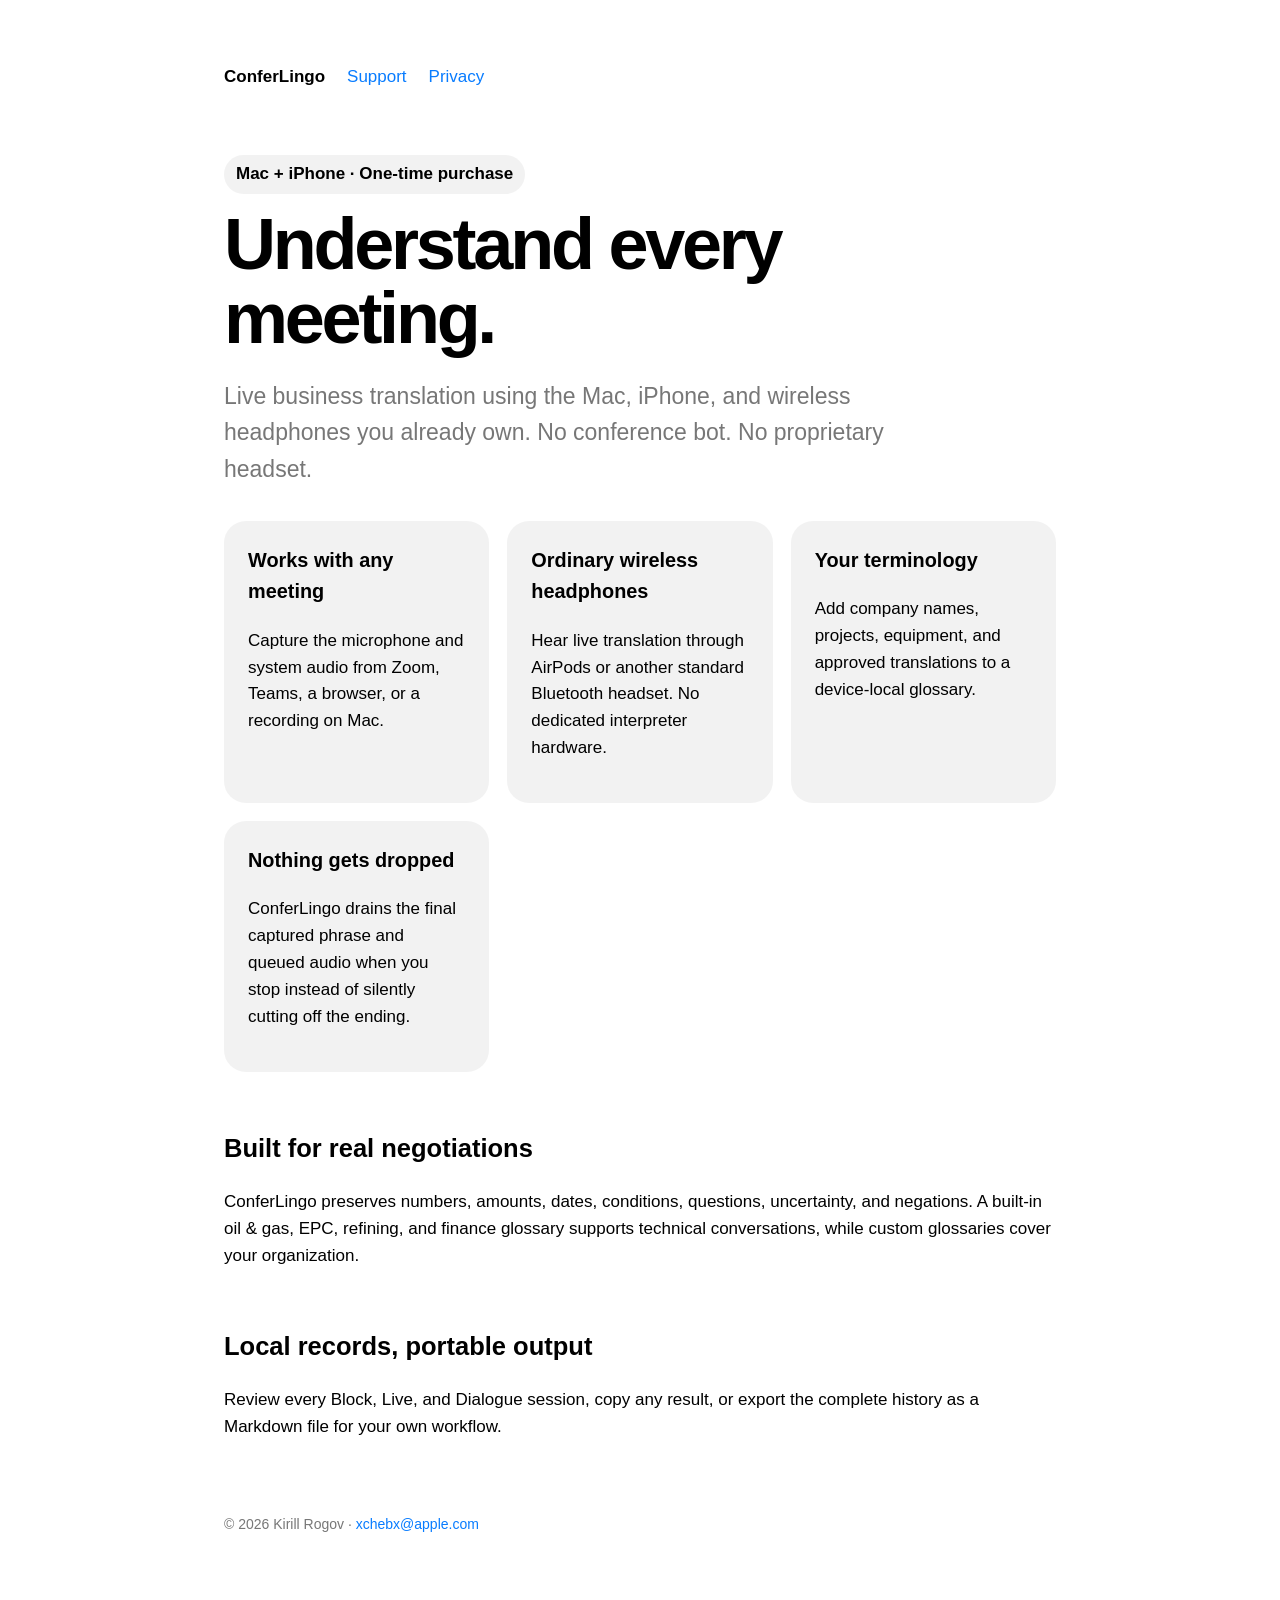
<file: index.html>
<!doctype html><html lang="en"><head><meta charset="utf-8"><meta name="viewport" content="width=device-width,initial-scale=1"><title>ConferLingo — Live Meeting Translator</title><meta name="description" content="Professional live meeting translation on Mac and iPhone with ordinary wireless headphones."><link rel="stylesheet" href="styles.css"></head><body><main>
<nav><strong>ConferLingo</strong><a href="support.html">Support</a><a href="privacy.html">Privacy</a></nav>
<span class="badge">Mac + iPhone · One-time purchase</span><h1>Understand every meeting.</h1>
<p class="lead">Live business translation using the Mac, iPhone, and wireless headphones you already own. No conference bot. No proprietary headset.</p>
<div class="grid"><section class="card"><h3>Works with any meeting</h3><p>Capture the microphone and system audio from Zoom, Teams, a browser, or a recording on Mac.</p></section><section class="card"><h3>Ordinary wireless headphones</h3><p>Hear live translation through AirPods or another standard Bluetooth headset. No dedicated interpreter hardware.</p></section><section class="card"><h3>Your terminology</h3><p>Add company names, projects, equipment, and approved translations to a device-local glossary.</p></section><section class="card"><h3>Nothing gets dropped</h3><p>ConferLingo drains the final captured phrase and queued audio when you stop instead of silently cutting off the ending.</p></section></div>
<h2>Built for real negotiations</h2><p>ConferLingo preserves numbers, amounts, dates, conditions, questions, uncertainty, and negations. A built-in oil &amp; gas, EPC, refining, and finance glossary supports technical conversations, while custom glossaries cover your organization.</p>
<h2>Local records, portable output</h2><p>Review every Block, Live, and Dialogue session, copy any result, or export the complete history as a Markdown file for your own workflow.</p>
<footer>© 2026 Kirill Rogov · <a href="mailto:xchebx@apple.com">xchebx@apple.com</a></footer>
</main></body></html>
</file>
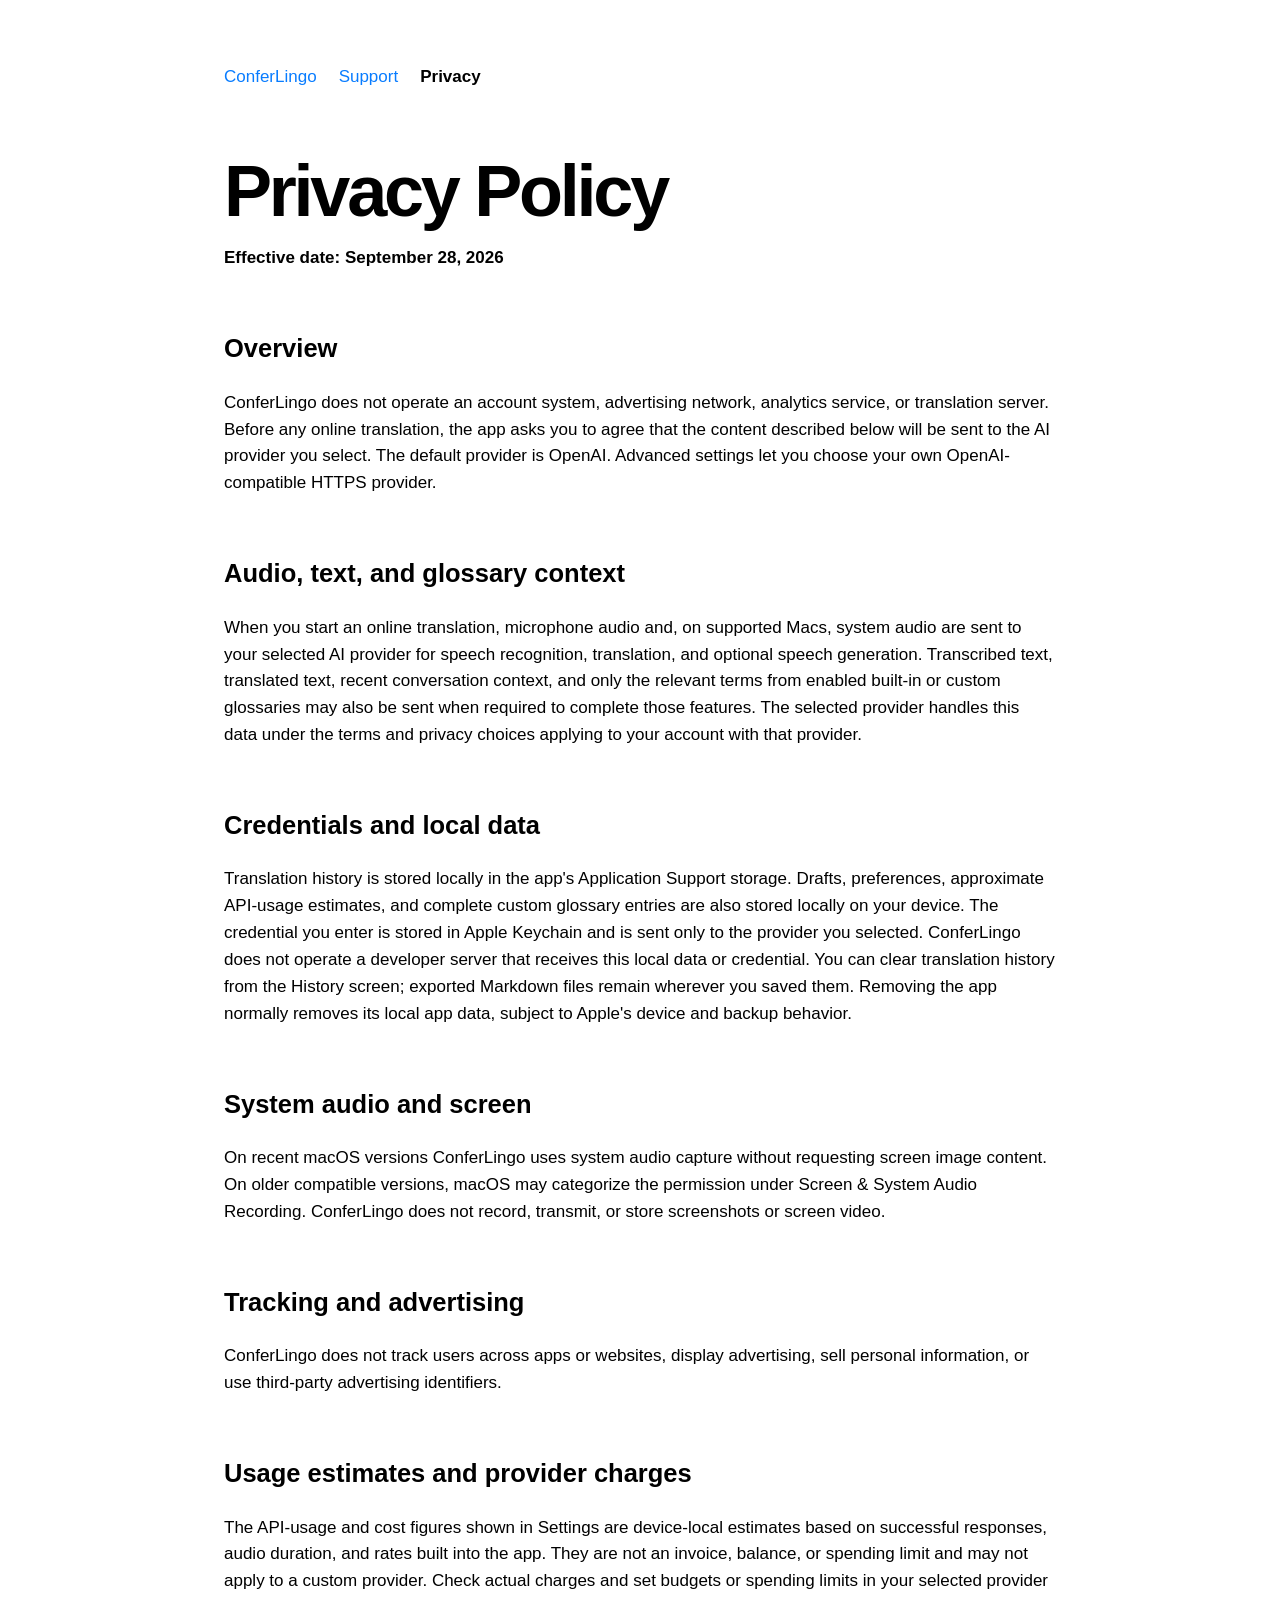
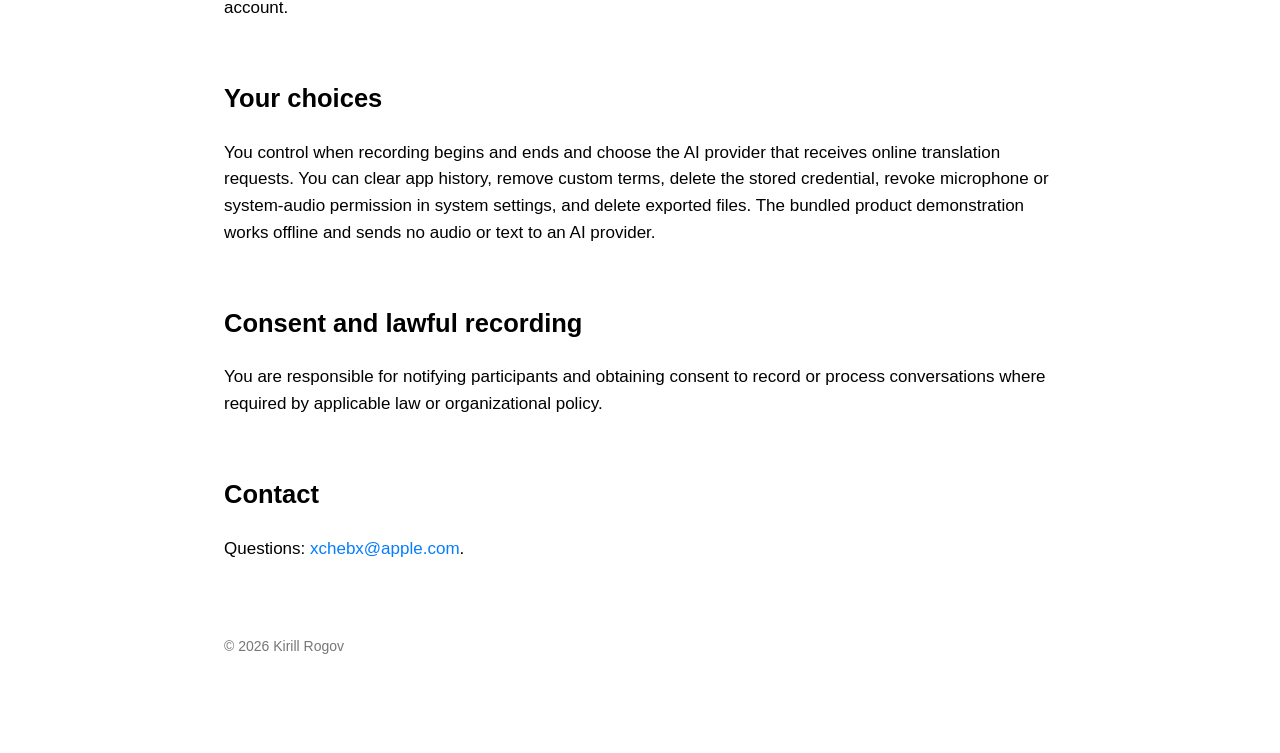
<file: privacy.html>
<!doctype html><html lang="en"><head><meta charset="utf-8"><meta name="viewport" content="width=device-width,initial-scale=1"><title>ConferLingo Privacy Policy</title><link rel="stylesheet" href="styles.css"></head><body><main>
<nav><a href="index.html">ConferLingo</a><a href="support.html">Support</a><strong>Privacy</strong></nav><h1>Privacy Policy</h1><p><strong>Effective date: September 28, 2026</strong></p>
<h2>Overview</h2><p>ConferLingo does not operate an account system, advertising network, analytics service, or translation server. Before any online translation, the app asks you to agree that the content described below will be sent to the AI provider you select. The default provider is OpenAI. Advanced settings let you choose your own OpenAI-compatible HTTPS provider.</p>
<h2>Audio, text, and glossary context</h2><p>When you start an online translation, microphone audio and, on supported Macs, system audio are sent to your selected AI provider for speech recognition, translation, and optional speech generation. Transcribed text, translated text, recent conversation context, and only the relevant terms from enabled built-in or custom glossaries may also be sent when required to complete those features. The selected provider handles this data under the terms and privacy choices applying to your account with that provider.</p>
<h2>Credentials and local data</h2><p>Translation history is stored locally in the app's Application Support storage. Drafts, preferences, approximate API-usage estimates, and complete custom glossary entries are also stored locally on your device. The credential you enter is stored in Apple Keychain and is sent only to the provider you selected. ConferLingo does not operate a developer server that receives this local data or credential. You can clear translation history from the History screen; exported Markdown files remain wherever you saved them. Removing the app normally removes its local app data, subject to Apple's device and backup behavior.</p>
<h2>System audio and screen</h2><p>On recent macOS versions ConferLingo uses system audio capture without requesting screen image content. On older compatible versions, macOS may categorize the permission under Screen &amp; System Audio Recording. ConferLingo does not record, transmit, or store screenshots or screen video.</p>
<h2>Tracking and advertising</h2><p>ConferLingo does not track users across apps or websites, display advertising, sell personal information, or use third-party advertising identifiers.</p>
<h2>Usage estimates and provider charges</h2><p>The API-usage and cost figures shown in Settings are device-local estimates based on successful responses, audio duration, and rates built into the app. They are not an invoice, balance, or spending limit and may not apply to a custom provider. Check actual charges and set budgets or spending limits in your selected provider account.</p>
<h2>Your choices</h2><p>You control when recording begins and ends and choose the AI provider that receives online translation requests. You can clear app history, remove custom terms, delete the stored credential, revoke microphone or system-audio permission in system settings, and delete exported files. The bundled product demonstration works offline and sends no audio or text to an AI provider.</p>
<h2>Consent and lawful recording</h2><p>You are responsible for notifying participants and obtaining consent to record or process conversations where required by applicable law or organizational policy.</p>
<h2>Contact</h2><p>Questions: <a href="mailto:xchebx@apple.com">xchebx@apple.com</a>.</p>
<footer>© 2026 Kirill Rogov</footer>
</main></body></html>
</file>
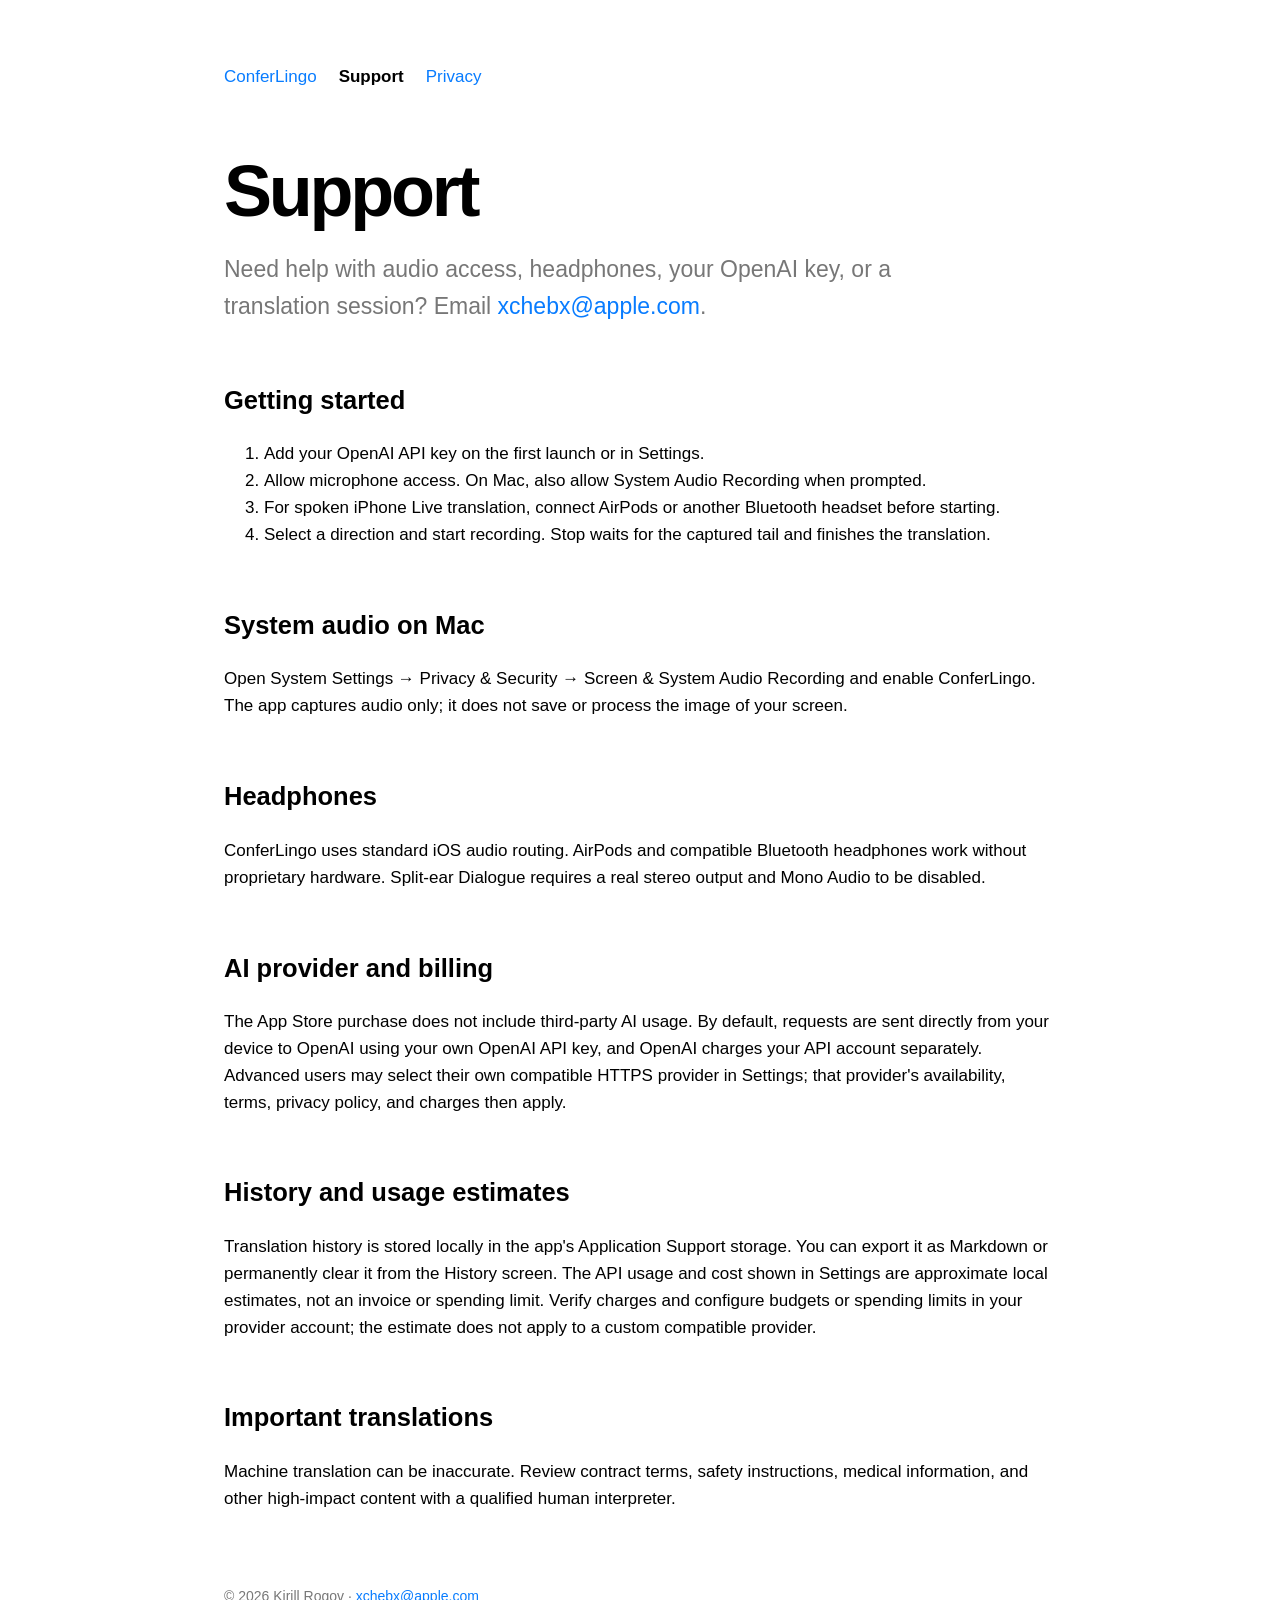
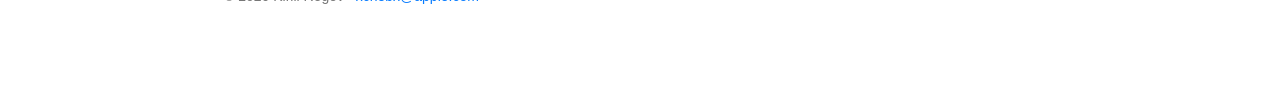
<file: support.html>
<!doctype html><html lang="en"><head><meta charset="utf-8"><meta name="viewport" content="width=device-width,initial-scale=1"><title>ConferLingo Support</title><link rel="stylesheet" href="styles.css"></head><body><main>
<nav><a href="index.html">ConferLingo</a><strong>Support</strong><a href="privacy.html">Privacy</a></nav><h1>Support</h1>
<p class="lead">Need help with audio access, headphones, your OpenAI key, or a translation session? Email <a href="mailto:xchebx@apple.com">xchebx@apple.com</a>.</p>
<h2>Getting started</h2><ol><li>Add your OpenAI API key on the first launch or in Settings.</li><li>Allow microphone access. On Mac, also allow System Audio Recording when prompted.</li><li>For spoken iPhone Live translation, connect AirPods or another Bluetooth headset before starting.</li><li>Select a direction and start recording. Stop waits for the captured tail and finishes the translation.</li></ol>
<h2>System audio on Mac</h2><p>Open System Settings → Privacy &amp; Security → Screen &amp; System Audio Recording and enable ConferLingo. The app captures audio only; it does not save or process the image of your screen.</p>
<h2>Headphones</h2><p>ConferLingo uses standard iOS audio routing. AirPods and compatible Bluetooth headphones work without proprietary hardware. Split-ear Dialogue requires a real stereo output and Mono Audio to be disabled.</p>
<h2>AI provider and billing</h2><p>The App Store purchase does not include third-party AI usage. By default, requests are sent directly from your device to OpenAI using your own OpenAI API key, and OpenAI charges your API account separately. Advanced users may select their own compatible HTTPS provider in Settings; that provider's availability, terms, privacy policy, and charges then apply.</p>
<h2>History and usage estimates</h2><p>Translation history is stored locally in the app's Application Support storage. You can export it as Markdown or permanently clear it from the History screen. The API usage and cost shown in Settings are approximate local estimates, not an invoice or spending limit. Verify charges and configure budgets or spending limits in your provider account; the estimate does not apply to a custom compatible provider.</p>
<h2>Important translations</h2><p>Machine translation can be inaccurate. Review contract terms, safety instructions, medical information, and other high-impact content with a qualified human interpreter.</p>
<footer>© 2026 Kirill Rogov · <a href="mailto:xchebx@apple.com">xchebx@apple.com</a></footer>
</main></body></html>
</file>
<file: styles.css>
:root { color-scheme: light dark; --accent:#087cff; --panel:rgba(127,127,127,.10); }
* { box-sizing:border-box; }
body { margin:0; font:17px/1.58 -apple-system,BlinkMacSystemFont,"Segoe UI",sans-serif; }
main { max-width:880px; margin:auto; padding:64px 24px 96px; }
nav { display:flex; gap:22px; flex-wrap:wrap; margin-bottom:64px; }
a { color:var(--accent); text-decoration:none; } a:hover { text-decoration:underline; }
h1 { font-size:clamp(42px,8vw,72px); line-height:1.02; margin:.2em 0; letter-spacing:-.045em; }
h2 { margin-top:2.2em; } .lead { font-size:23px; max-width:720px; color:#777; }
.badge { display:inline-block; padding:6px 12px; border-radius:99px; background:var(--panel); font-weight:650; }
.grid { display:grid; grid-template-columns:repeat(auto-fit,minmax(240px,1fr)); gap:18px; margin:34px 0; }
.card { padding:24px; border-radius:22px; background:var(--panel); }
.card h3 { margin-top:0; } footer { margin-top:72px; color:#777; font-size:14px; }
code { padding:2px 6px; border-radius:6px; background:var(--panel); }
</file>
